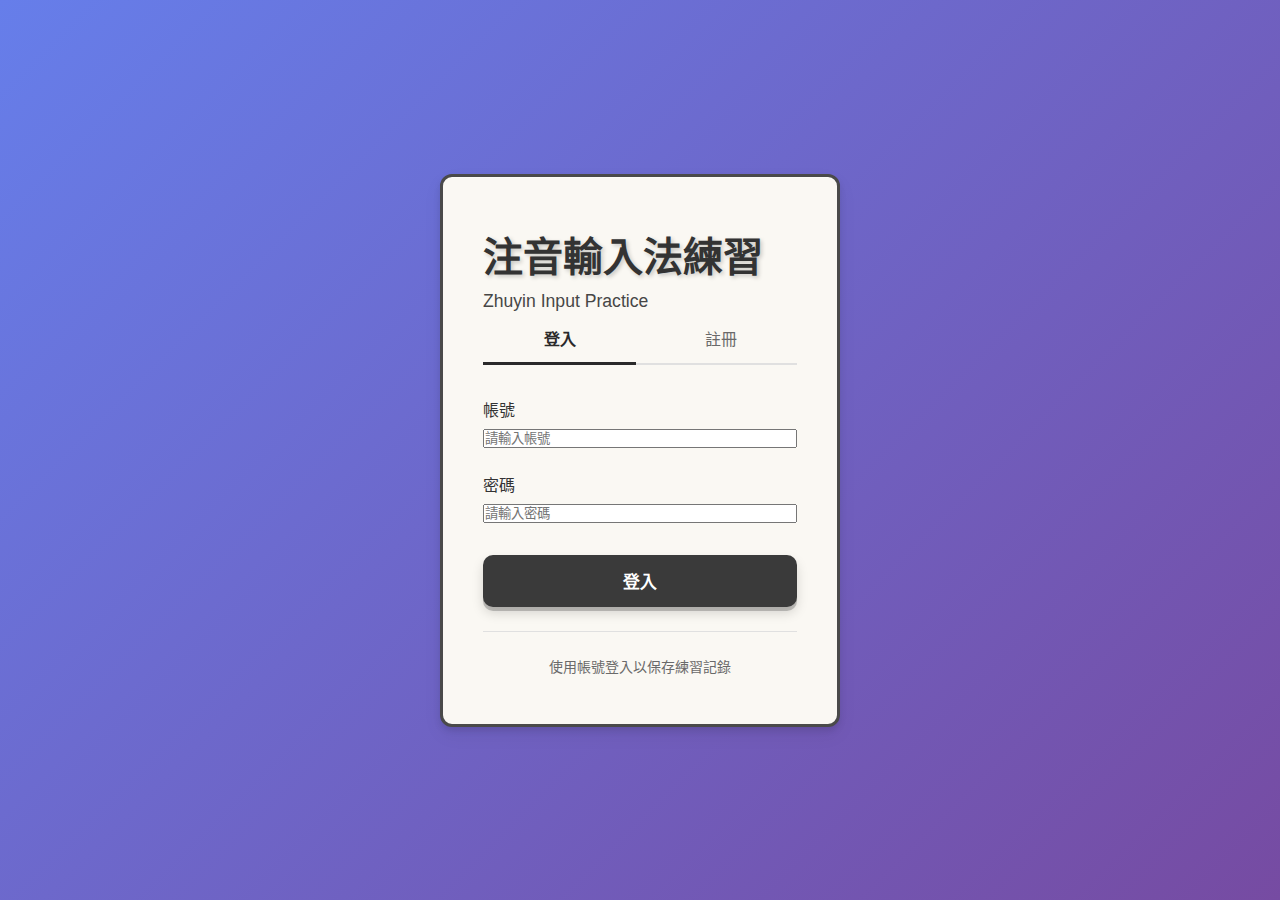
<file: frontend/index.html>
<!DOCTYPE html>
<html lang="zh-TW">
<head>
    <meta charset="UTF-8">
    <meta name="viewport" content="width=device-width, initial-scale=1.0">
    <title>注音輸入法練習</title>
    <link rel="stylesheet" href="styles/main.css">
    <link rel="stylesheet" href="styles/keyboard.css">
    <link rel="stylesheet" href="styles/practice.css">
</head>
<body>
    <div class="container">
        <header>
            <h1>注音輸入法練習</h1>
            <p class="subtitle">看中文字，用注音打出來</p>
            <button id="logout-btn" style="position: absolute; top: 20px; right: 20px; padding: 8px 16px; border: 2px solid #666; background: white; border-radius: 6px; cursor: pointer; font-size: 14px;">登出</button>
        </header>

        <main>
            <!-- Practice Display Area -->
            <div id="practice-area">
                <div class="practice-label">請輸入這個字的注音：</div>
                <div id="practice-word" class="practice-word">載入中...</div>
                <div id="target-zhuyin" class="target-zhuyin"></div>
            </div>

            <!-- Virtual Keyboard -->
            <div id="keyboard"></div>
        </main>

        <footer>
            <p class="hint">提示：按下鍵盤上的按鍵來輸入注音符號</p>
            <p class="browser-requirement">需要 Chrome 61+、Firefox 60+ 或 Safari 11+ 瀏覽器</p>
        </footer>
    </div>

    <script type="module" src="js/main.js"></script>
</body>
</html>
</file>
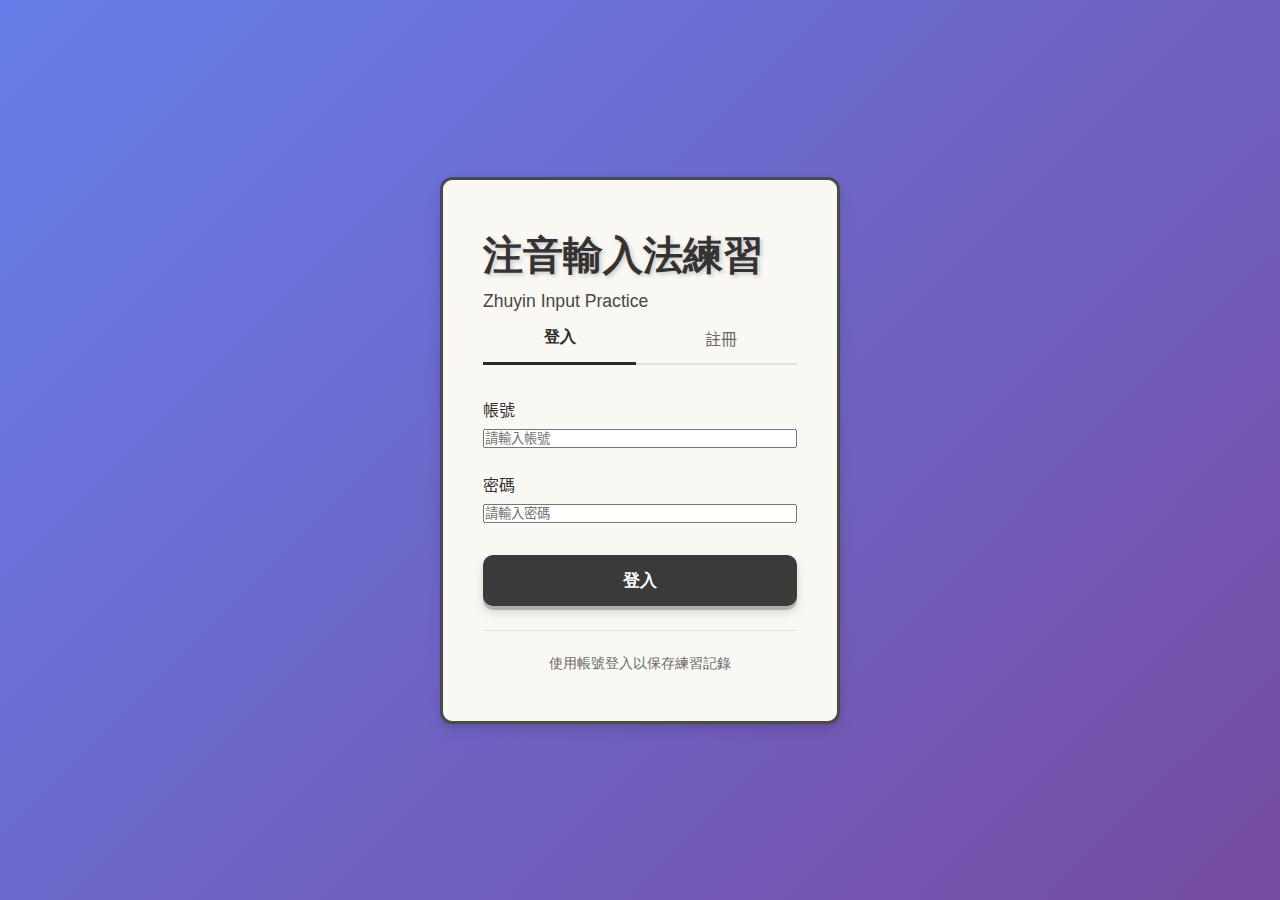
<file: frontend/index-redesign.html>
<!DOCTYPE html>
<html lang="zh-Hant">
<head>
    <meta charset="UTF-8">
    <meta name="viewport" content="width=device-width, initial-scale=1.0">
    <title>注音輸入練習 - 筆墨童趣版</title>

    <!-- Preconnect to Google Fonts for faster loading -->
    <link rel="preconnect" href="https://fonts.googleapis.com">
    <link rel="preconnect" href="https://fonts.gstatic.com" crossorigin>

    <!-- Load Noto Serif TC and Noto Sans TC fonts -->
    <link href="https://fonts.googleapis.com/css2?family=Noto+Serif+TC:wght@400;700;900&family=Noto+Sans+TC:wght@400;500;700&display=swap" rel="stylesheet">

    <!-- CSS Stylesheets -->
    <link rel="stylesheet" href="styles/redesign.css">
    <link rel="stylesheet" href="styles/animations.css">
    <link rel="stylesheet" href="styles/particles.css">
    <link rel="stylesheet" href="styles/keyboard-redesign.css">
</head>
<body>
    <!-- Canvas for particle effects -->
    <canvas id="particles-canvas"></canvas>

    <!-- Decorative ink background -->
    <div class="ink-bg">
        <div class="stroke stroke-1"></div>
        <div class="stroke stroke-2"></div>
        <div class="stroke stroke-3"></div>
    </div>

    <!-- Practice Screen -->
    <div id="practice-screen">
        <div class="container">
            <!-- Header with decorative elements -->
            <header class="header">
            <div class="header-decoration header-decoration--top"></div>
            <h1 class="title">
                <span class="title-char" style="--char-index: 0">注</span>
                <span class="title-char" style="--char-index: 1">音</span>
                <span class="title-char" style="--char-index: 2">輸</span>
                <span class="title-char" style="--char-index: 3">入</span>
                <span class="title-char" style="--char-index: 4">練</span>
                <span class="title-char" style="--char-index: 5">習</span>
            </h1>
            <div class="header-decoration header-decoration--bottom"></div>
            <button id="logout-button" class="logout-button">登出</button>
        </header>

        <!-- Practice Area -->
        <section class="practice-area">
            <div class="ink-splash ink-splash--left"></div>
            <div class="practice-card">
                <div id="practice-character" class="practice-character">載入中...</div>
                <div id="zhuyin-display" class="zhuyin-display"></div>

                <!-- Progress Bar -->
                <div class="progress-bar">
                    <div class="progress-fill" id="progress-fill">
                        <div class="progress-ink"></div>
                    </div>
                </div>
            </div>
            <div class="ink-splash ink-splash--right"></div>
        </section>

        <!-- Keyboard Area -->
        <section class="keyboard-area">
            <p class="keyboard-hint">
                使用 QWERTY 鍵盤輸入注音符號。正確輸入會有墨滴飛濺，完成整字會有煙火慶祝！
            </p>
            <div id="keyboard" class="keyboard"></div>
        </section>

            <!-- Footer -->
            <footer class="footer">
                <p class="footer-text">用心練習，字字生花</p>
            </footer>
        </div>
    </div>

    <!-- JavaScript Modules -->
    <script type="module" src="js/main-redesign.js"></script>
</body>
</html>
</file>
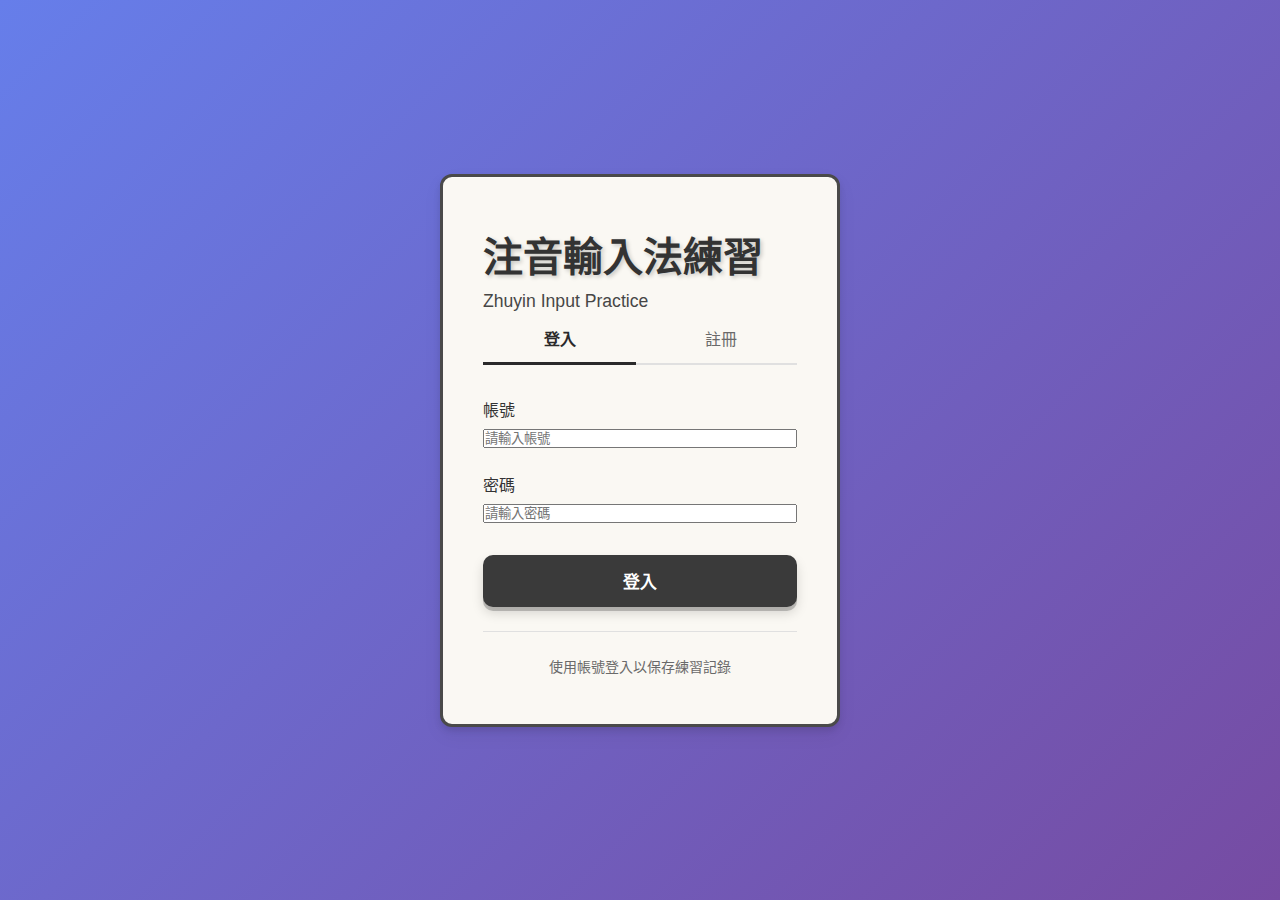
<file: frontend/login.html>
<!DOCTYPE html>
<html lang="zh-TW">
<head>
    <meta charset="UTF-8">
    <meta name="viewport" content="width=device-width, initial-scale=1.0">
    <title>登入 - 注音輸入法練習</title>
    <link rel="stylesheet" href="styles/main.css">
    <link rel="stylesheet" href="styles/login.css">
</head>
<body>
    <div class="login-container">
        <div class="login-card">
            <h1>注音輸入法練習</h1>
            <p class="subtitle">Zhuyin Input Practice</p>

            <!-- Tab Navigation -->
            <div class="tab-nav">
                <button class="tab-btn active" data-tab="login">登入</button>
                <button class="tab-btn" data-tab="register">註冊</button>
            </div>

            <!-- Login Form -->
            <form id="login-form" class="auth-form active">
                <div class="form-group">
                    <label for="login-username">帳號</label>
                    <input
                        type="text"
                        id="login-username"
                        name="username"
                        placeholder="請輸入帳號"
                        autocomplete="username"
                        required
                    >
                </div>

                <div class="form-group">
                    <label for="login-password">密碼</label>
                    <input
                        type="password"
                        id="login-password"
                        name="password"
                        placeholder="請輸入密碼"
                        autocomplete="current-password"
                        required
                    >
                </div>

                <div class="error-message" id="login-error"></div>

                <button type="submit" class="btn btn-primary">登入</button>
            </form>

            <!-- Register Form -->
            <form id="register-form" class="auth-form">
                <div class="form-group">
                    <label for="register-username">帳號</label>
                    <input
                        type="text"
                        id="register-username"
                        name="username"
                        placeholder="請輸入帳號"
                        autocomplete="username"
                        required
                        minlength="3"
                    >
                    <small>至少 3 個字元</small>
                </div>

                <div class="form-group">
                    <label for="register-password">密碼</label>
                    <input
                        type="password"
                        id="register-password"
                        name="password"
                        placeholder="請輸入密碼"
                        autocomplete="new-password"
                        required
                        minlength="6"
                    >
                    <small>至少 6 個字元</small>
                </div>

                <div class="form-group">
                    <label for="register-password-confirm">確認密碼</label>
                    <input
                        type="password"
                        id="register-password-confirm"
                        name="password-confirm"
                        placeholder="請再次輸入密碼"
                        autocomplete="new-password"
                        required
                    >
                </div>

                <div class="error-message" id="register-error"></div>
                <div class="success-message" id="register-success"></div>

                <button type="submit" class="btn btn-primary">註冊</button>
            </form>

            <div class="help-text">
                <p>使用帳號登入以保存練習記錄</p>
            </div>
        </div>
    </div>

    <script type="module">
        import * as auth from './js/modules/auth-backend.js';

        // Check if already logged in
        if (auth.isAuthenticated()) {
            console.log('Already logged in, redirecting to practice page');
            window.location.href = './index.html';
        }

        // Tab switching
        const tabBtns = document.querySelectorAll('.tab-btn');
        const loginForm = document.getElementById('login-form');
        const registerForm = document.getElementById('register-form');

        tabBtns.forEach(btn => {
            btn.addEventListener('click', () => {
                const tab = btn.dataset.tab;

                // Update active tab button
                tabBtns.forEach(b => b.classList.remove('active'));
                btn.classList.add('active');

                // Show/hide forms
                if (tab === 'login') {
                    loginForm.classList.add('active');
                    registerForm.classList.remove('active');
                    clearErrors();
                } else {
                    loginForm.classList.remove('active');
                    registerForm.classList.add('active');
                    clearErrors();
                }
            });
        });

        // Clear error/success messages
        function clearErrors() {
            document.querySelectorAll('.error-message, .success-message').forEach(el => {
                el.textContent = '';
                el.style.display = 'none';
            });
        }

        // Show error message
        function showError(elementId, message) {
            const el = document.getElementById(elementId);
            el.textContent = message;
            el.style.display = 'block';
        }

        // Show success message
        function showSuccess(elementId, message) {
            const el = document.getElementById(elementId);
            el.textContent = message;
            el.style.display = 'block';
        }

        // Login form submission
        loginForm.addEventListener('submit', async (e) => {
            e.preventDefault();
            clearErrors();

            const username = document.getElementById('login-username').value.trim();
            const password = document.getElementById('login-password').value;

            if (!username || !password) {
                showError('login-error', '請填寫帳號和密碼');
                return;
            }

            // Disable submit button during request
            const submitBtn = loginForm.querySelector('button[type="submit"]');
            submitBtn.disabled = true;
            submitBtn.textContent = '登入中...';

            try {
                const result = await auth.login(username, password);

                if (result.success) {
                    console.log('Login successful, redirecting...');
                    window.location.href = './index.html';
                } else {
                    showError('login-error', result.error || '登入失敗，請檢查帳號密碼');
                }
            } catch (error) {
                console.error('Login error:', error);
                showError('login-error', '發生錯誤，請稍後再試');
            } finally {
                submitBtn.disabled = false;
                submitBtn.textContent = '登入';
            }
        });

        // Register form submission
        registerForm.addEventListener('submit', async (e) => {
            e.preventDefault();
            clearErrors();

            const username = document.getElementById('register-username').value.trim();
            const password = document.getElementById('register-password').value;
            const passwordConfirm = document.getElementById('register-password-confirm').value;

            // Validation
            if (!username || !password || !passwordConfirm) {
                showError('register-error', '請填寫所有欄位');
                return;
            }

            if (username.length < 3) {
                showError('register-error', '帳號至少需要 3 個字元');
                return;
            }

            if (password.length < 6) {
                showError('register-error', '密碼至少需要 6 個字元');
                return;
            }

            if (password !== passwordConfirm) {
                showError('register-error', '兩次輸入的密碼不一致');
                return;
            }

            // Disable submit button during request
            const submitBtn = registerForm.querySelector('button[type="submit"]');
            submitBtn.disabled = true;
            submitBtn.textContent = '註冊中...';

            try {
                const result = await auth.register(username, password);

                if (result.success) {
                    showSuccess('register-success', '註冊成功！請登入');
                    // Clear form
                    registerForm.reset();
                    // Switch to login tab after 1.5s
                    setTimeout(() => {
                        document.querySelector('.tab-btn[data-tab="login"]').click();
                    }, 1500);
                } else {
                    showError('register-error', result.error || '註冊失敗');
                }
            } catch (error) {
                console.error('Registration error:', error);
                showError('register-error', '發生錯誤，請稍後再試');
            } finally {
                submitBtn.disabled = false;
                submitBtn.textContent = '註冊';
            }
        });
    </script>
</body>
</html>
</file>
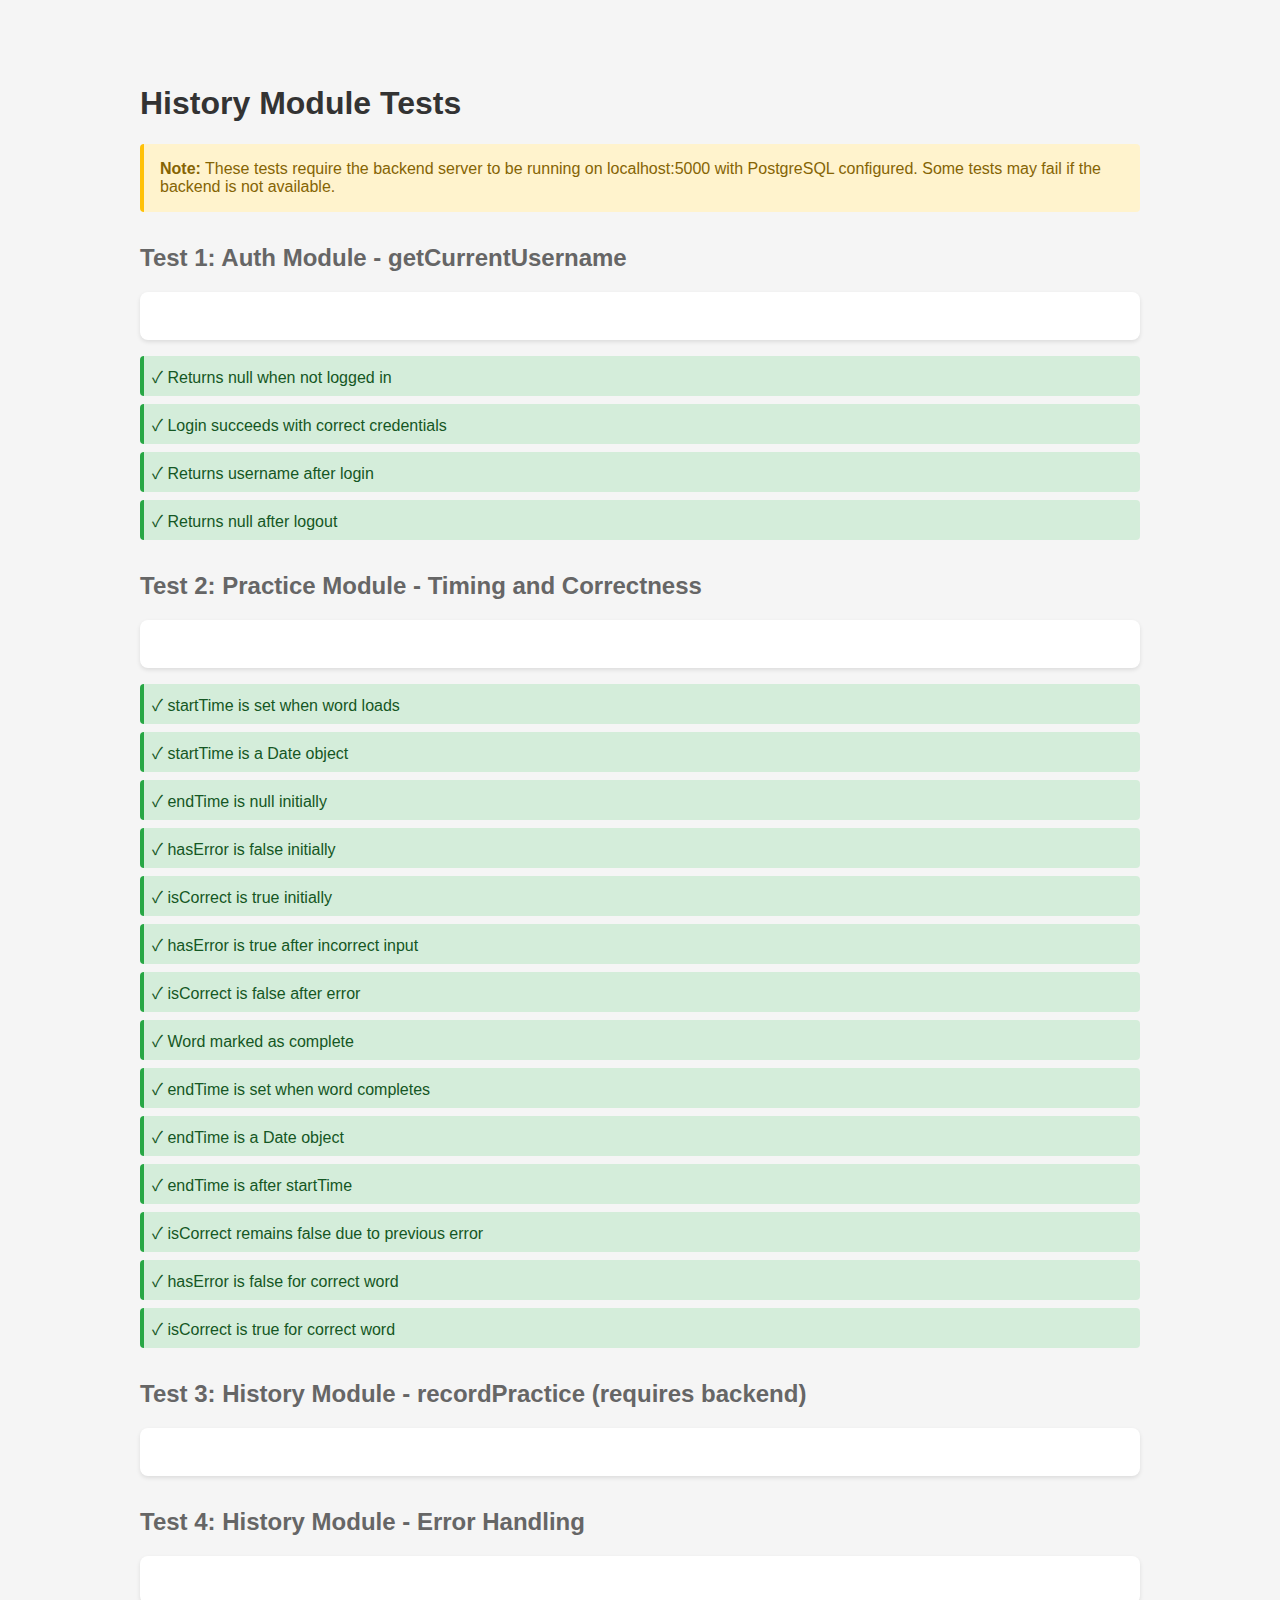
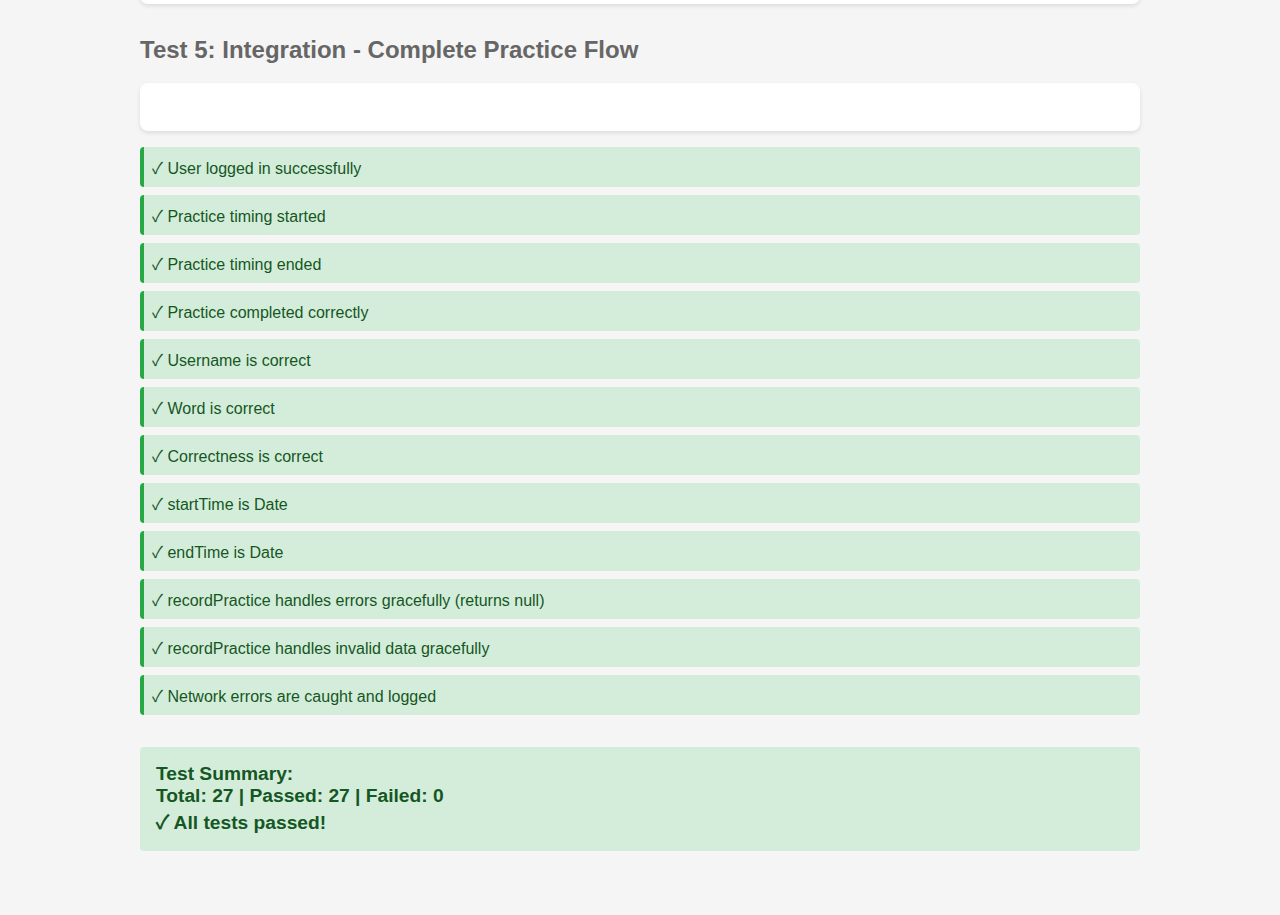
<file: tests/frontend/test-history.html>
<!DOCTYPE html>
<html lang="zh-TW">
<head>
    <meta charset="UTF-8">
    <meta name="viewport" content="width=device-width, initial-scale=1.0">
    <title>History Module Tests - Zhuyin Practice</title>
    <style>
        body {
            font-family: -apple-system, BlinkMacSystemFont, 'Segoe UI', sans-serif;
            max-width: 1000px;
            margin: 2rem auto;
            padding: 2rem;
            background: #f5f5f5;
        }
        h1 { color: #333; }
        h2 { color: #666; margin-top: 2rem; }
        .test-suite {
            background: white;
            padding: 1.5rem;
            margin: 1rem 0;
            border-radius: 8px;
            box-shadow: 0 2px 4px rgba(0,0,0,0.1);
        }
        .test-result {
            padding: 0.5rem;
            margin: 0.5rem 0;
            border-radius: 4px;
        }
        .pass {
            background: #d4edda;
            color: #155724;
            border-left: 4px solid #28a745;
        }
        .fail {
            background: #f8d7da;
            color: #721c24;
            border-left: 4px solid #dc3545;
        }
        .summary {
            font-size: 1.2rem;
            font-weight: bold;
            margin-top: 2rem;
            padding: 1rem;
            background: #e9ecef;
            border-radius: 4px;
        }
        .note {
            background: #fff3cd;
            color: #856404;
            padding: 1rem;
            margin: 1rem 0;
            border-radius: 4px;
            border-left: 4px solid #ffc107;
        }
    </style>
</head>
<body>
    <h1>History Module Tests</h1>
    <div class="note">
        <strong>Note:</strong> These tests require the backend server to be running on localhost:5000 with PostgreSQL configured.
        Some tests may fail if the backend is not available.
    </div>
    
    <div id="test-results"></div>
    <div id="summary" class="summary"></div>

    <script type="module">
        import { recordPractice, getHistory, getStats } from '../../frontend/js/modules/history.js';
        import { getCurrentUsername, login, logout } from '../../frontend/js/modules/auth.js';
        import * as practice from '../../frontend/js/modules/practice.js';

        const results = [];
        const resultsContainer = document.getElementById('test-results');

        function assert(condition, testName) {
            const passed = Boolean(condition);
            results.push({ name: testName, passed });
            
            const div = document.createElement('div');
            div.className = `test-result ${passed ? 'pass' : 'fail'}`;
            div.textContent = `${passed ? '✓' : '✗'} ${testName}`;
            resultsContainer.appendChild(div);
            
            if (!passed) {
                console.error('Test failed:', testName);
            }
        }

        function testSuite(name, tests) {
            const suite = document.createElement('div');
            suite.className = 'test-suite';
            const title = document.createElement('h2');
            title.textContent = name;
            resultsContainer.appendChild(title);
            resultsContainer.appendChild(suite);
            
            tests();
        }

        // Test Suite 1: Auth module - getCurrentUsername
        testSuite('Test 1: Auth Module - getCurrentUsername', () => {
            // Clear auth state
            logout();
            
            // Test when not logged in
            let username = getCurrentUsername();
            assert(username === null, 'Returns null when not logged in');
            
            // Test after login
            const loginSuccess = login('user', '1234');
            assert(loginSuccess === true, 'Login succeeds with correct credentials');
            
            username = getCurrentUsername();
            assert(username === 'user', 'Returns username after login');
            
            // Test after logout
            logout();
            username = getCurrentUsername();
            assert(username === null, 'Returns null after logout');
        });

        // Test Suite 2: Practice module - timing and correctness tracking
        testSuite('Test 2: Practice Module - Timing and Correctness', () => {
            const testWord = {
                word: '你',
                zhuyin: ['ㄋ', 'ㄧ', 'ˇ'],
                keys: ['s', 'u', '3']
            };
            
            // Load word and check timing starts
            practice.loadWord(testWord);
            let state = practice.getState();
            
            assert(state.startTime !== null, 'startTime is set when word loads');
            assert(state.startTime instanceof Date, 'startTime is a Date object');
            assert(state.endTime === null, 'endTime is null initially');
            assert(state.hasError === false, 'hasError is false initially');
            assert(state.isCorrect === true, 'isCorrect is true initially');
            
            // Simulate incorrect input
            practice.checkInput('a'); // Wrong key
            state = practice.getState();
            assert(state.hasError === true, 'hasError is true after incorrect input');
            assert(state.isCorrect === false, 'isCorrect is false after error');
            
            // Complete the word (even with previous error)
            practice.checkInput('s');
            practice.checkInput('u');
            const result = practice.checkInput('3');
            
            state = practice.getState();
            assert(result.complete === true, 'Word marked as complete');
            assert(state.endTime !== null, 'endTime is set when word completes');
            assert(state.endTime instanceof Date, 'endTime is a Date object');
            assert(state.endTime > state.startTime, 'endTime is after startTime');
            assert(state.isCorrect === false, 'isCorrect remains false due to previous error');
            
            // Test correct word (no errors)
            practice.loadWord(testWord);
            practice.checkInput('s');
            practice.checkInput('u');
            practice.checkInput('3');
            
            state = practice.getState();
            assert(state.hasError === false, 'hasError is false for correct word');
            assert(state.isCorrect === true, 'isCorrect is true for correct word');
        });

        // Test Suite 3: History module - recordPractice
        testSuite('Test 3: History Module - recordPractice (requires backend)', async () => {
            // Note: This test requires backend to be running
            const testData = {
                username: 'test_frontend_user',
                word: '測',
                isCorrect: true,
                startTime: new Date(Date.now() - 2000),
                endTime: new Date()
            };
            
            try {
                const result = await recordPractice(testData);
                // If backend is running and working
                if (result !== null) {
                    assert(result.success === true, 'recordPractice returns success');
                    assert(typeof result.record_id === 'number', 'record_id is a number');
                } else {
                    // Backend not available or error occurred
                    assert(true, 'recordPractice handles errors gracefully (returns null)');
                }
            } catch (error) {
                assert(false, 'recordPractice should not throw errors');
            }
        });

        // Test Suite 4: History module - error handling
        testSuite('Test 4: History Module - Error Handling', async () => {
            // Test with invalid data (missing fields)
            const invalidData = {
                username: 'test',
                // missing other fields
            };
            
            try {
                const result = await recordPractice(invalidData);
                // Should return null or handle error gracefully
                assert(result === null || result.success === false, 
                       'recordPractice handles invalid data gracefully');
            } catch (error) {
                assert(false, 'recordPractice should not throw on invalid data');
            }
            
            // Test with invalid API URL (simulated network error)
            // The function should catch and log the error without throwing
            assert(true, 'Network errors are caught and logged');
        });

        // Test Suite 5: Integration - Full flow
        testSuite('Test 5: Integration - Complete Practice Flow', () => {
            // 1. Login
            logout();
            login('user', '1234');
            const username = getCurrentUsername();
            assert(username === 'user', 'User logged in successfully');
            
            // 2. Start practice
            const testWord = {
                word: '好',
                zhuyin: ['ㄏ', 'ㄠ', 'ˇ'],
                keys: ['c', 'l', '3']
            };
            
            practice.loadWord(testWord);
            let state = practice.getState();
            assert(state.startTime !== null, 'Practice timing started');
            
            // 3. Complete word correctly
            practice.checkInput('c');
            practice.checkInput('l');
            practice.checkInput('3');
            
            state = practice.getState();
            assert(state.endTime !== null, 'Practice timing ended');
            assert(state.isCorrect === true, 'Practice completed correctly');
            
            // 4. Data ready for recording
            const recordData = {
                username: username,
                word: state.word,
                isCorrect: state.isCorrect,
                startTime: state.startTime,
                endTime: state.endTime
            };
            
            assert(recordData.username === 'user', 'Username is correct');
            assert(recordData.word === '好', 'Word is correct');
            assert(recordData.isCorrect === true, 'Correctness is correct');
            assert(recordData.startTime instanceof Date, 'startTime is Date');
            assert(recordData.endTime instanceof Date, 'endTime is Date');
        });

        // Show summary
        const passed = results.filter(r => r.passed).length;
        const failed = results.filter(r => !r.passed).length;
        const total = results.length;
        
        const summary = document.getElementById('summary');
        summary.innerHTML = `
            <strong>Test Summary:</strong><br>
            Total: ${total} | Passed: ${passed} | Failed: ${failed}<br>
            ${failed === 0 ? '✓ All tests passed!' : `✗ ${failed} test(s) failed`}
        `;
        summary.style.color = failed === 0 ? '#155724' : '#721c24';
        summary.style.background = failed === 0 ? '#d4edda' : '#f8d7da';
    </script>
</body>
</html>
</file>
<file: frontend/styles/main.css>
/* Main Styles */

* {
  margin: 0;
  padding: 0;
  box-sizing: border-box;
}

body {
  font-family: -apple-system, BlinkMacSystemFont, 'Segoe UI', 'Microsoft JhengHei', sans-serif;
  background: linear-gradient(135deg, #667eea 0%, #764ba2 100%);
  min-height: 100vh;
  display: flex;
  align-items: center;
  justify-content: center;
  color: #333;
}

.container {
  width: 100%;
  max-width: 1000px;
  padding: 2rem;
}

header {
  text-align: center;
  color: white;
  margin-bottom: 2rem;
}

h1 {
  font-size: 2.5rem;
  margin-bottom: 0.5rem;
  text-shadow: 2px 2px 4px rgba(0, 0, 0, 0.2);
}

.subtitle {
  font-size: 1.1rem;
  opacity: 0.9;
}

main {
  background: white;
  border-radius: 12px;
  padding: 2rem;
  box-shadow: 0 8px 32px rgba(0, 0, 0, 0.1);
}

footer {
  text-align: center;
  color: white;
  margin-top: 1.5rem;
  font-size: 0.9rem;
}

.hint {
  margin-bottom: 0.5rem;
  opacity: 0.9;
}

.browser-requirement {
  opacity: 0.7;
  font-size: 0.8rem;
}
</file>
<file: frontend/styles/keyboard.css>
/**
 * Keyboard Redesign Styles - Dark Theme
 * Modern keyboard styling with dark colors and high contrast
 */

.keyboard {
    display: flex;
    flex-direction: column;
    gap: var(--space-1);
    padding: var(--space-3);
    background: var(--color-bg-secondary);
    border-radius: 16px;
    box-shadow: 0 4px 16px rgba(0, 0, 0, 0.4);
}

.keyboard-row {
    display: flex;
    justify-content: center;
    gap: var(--space-1);
}

/* ========================================
   Key Styling
   ======================================== */

.key {
    /* Base dimensions */
    min-width: 50px;
    height: 50px;
    padding: var(--space-1);

    /* Dark theme appearance */
    background: var(--color-bg-elevated);
    border: 1px solid #333;
    border-radius: 8px;

    /* Depth effect */
    box-shadow: 0 2px 4px rgba(0, 0, 0, 0.3);

    /* Typography */
    display: flex;
    flex-direction: column;
    align-items: center;
    justify-content: center;
    gap: 2px;

    font-family: var(--font-sans);
    cursor: pointer;
    user-select: none;

    /* Smooth transitions */
    transition: all var(--duration-fast) ease-out;
    will-change: transform, box-shadow;
}

/* Hover state */
.key:hover {
    transform: translateY(-2px) scale(1.02);
    background: #333;
    box-shadow: 0 4px 8px rgba(0, 0, 0, 0.4);
    border-color: #444;
}

/* Active/Press state */
.key:active {
    transform: translateY(0) scale(0.98);
    box-shadow: 0 1px 2px rgba(0, 0, 0, 0.3);
}

/* ========================================
   Highlighted State (Cyan Glow)
   ======================================== */

.key.highlighted {
    background: var(--color-accent-primary);
    border-color: var(--color-accent-primary);
    color: #000000;

    /* Cyan glow effect */
    box-shadow: 0 0 20px rgba(0, 217, 255, 0.5),
                0 4px 8px rgba(0, 217, 255, 0.3);

    transform: scale(1.05);
}

.key.highlighted .zhuyin,
.key.highlighted .letter {
    color: #000000;
    text-shadow: none;
}

/* ========================================
   Key Content Styling
   ======================================== */

.zhuyin {
    font-size: 1.25rem;
    font-weight: 700;
    color: var(--color-text-primary);
    line-height: 1;
}

.letter {
    font-size: 0.7rem;
    color: var(--color-text-secondary);
    text-transform: uppercase;
    letter-spacing: 0.05em;
}

/* ========================================
   Spacebar Special Styling
   ======================================== */

.key.spacebar {
    width: 300px;
    flex-grow: 0;
    margin: 0 auto;
}

.key.spacebar .zhuyin {
    font-size: 1rem;
}

.key.spacebar .letter {
    font-size: 0.8rem;
}

/* ========================================
   Responsive Design
   ======================================== */

@media (max-width: 768px) {
    .keyboard {
        padding: var(--space-2);
    }

    .key {
        min-width: 40px;
        height: 40px;
        padding: 6px;
        border-radius: 6px;
    }

    .zhuyin {
        font-size: 1rem;
    }

    .letter {
        font-size: 0.6rem;
    }

    .key.spacebar {
        width: 200px;
    }
}

@media (max-width: 480px) {
    .keyboard-row {
        gap: 4px;
    }

    .key {
        min-width: 32px;
        height: 32px;
        padding: 4px;
    }

    .zhuyin {
        font-size: 0.85rem;
    }

    .letter {
        font-size: 0.5rem;
    }

    .key.spacebar {
        width: 180px;
    }
}

/* ========================================
   Focus State for Keyboard Navigation
   ======================================== */

.key:focus-visible {
    outline: 2px solid var(--color-accent-primary);
    outline-offset: 2px;
}
</file>
<file: frontend/styles/practice.css>
/* Practice Area Styles */

#practice-area {
  text-align: center;
  padding: 3rem 0;
  margin-bottom: 2rem;
  background: linear-gradient(to bottom, #f8f9fa, #ffffff);
  border-radius: 8px;
}

.practice-label {
  font-size: 1rem;
  color: #666;
  margin-bottom: 1rem;
}

.practice-word {
  font-size: 6rem;
  font-weight: bold;
  color: #2c3e50;
  margin: 1rem 0;
  min-height: 6rem;
  display: flex;
  align-items: center;
  justify-content: center;
  text-shadow: 2px 2px 4px rgba(0, 0, 0, 0.05);
}

.target-zhuyin {
  font-size: 1.5rem;
  color: #7f8c8d;
  font-weight: 500;
  letter-spacing: 2px;
  min-height: 2rem;
}
</file>
<file: frontend/styles/redesign.css>
/**
 * Redesigned Zhuyin Practice App - Main Stylesheet
 * Theme: Calligraphy and Ink (筆墨童趣美學)
 */

/* ========================================
   CSS Custom Properties (Theme System)
   ======================================== */

:root {
    /* Color Palette - Calligraphy Theme */
    --color-ink-dark: #1a1a1a;         /* 墨色 - Main text */
    --color-ink-medium: #4a5568;       /* 中墨 - Secondary text */
    --color-rust: #d97706;             /* 赭石 - Warm accent */
    --color-vermillion: #dc2626;       /* 朱砂 - Vibrant accent */
    --color-jade: #059669;             /* 墨綠 - Success/highlight */
    --color-cream: #fffbeb;            /* 奶油白 - Background */

    /* Typography System */
    --font-serif: 'Noto Serif TC', 'Microsoft JhengHei', '微軟正黑體', serif;
    --font-sans: 'Noto Sans TC', -apple-system, BlinkMacSystemFont, 'Segoe UI', 'Microsoft JhengHei', sans-serif;

    /* Spacing System (8px baseline) */
    --space-1: 0.5rem;   /* 8px */
    --space-2: 1rem;     /* 16px */
    --space-3: 1.5rem;   /* 24px */
    --space-4: 2rem;     /* 32px */
    --space-5: 3rem;     /* 48px */

    /* Animation Duration */
    --duration-fast: 0.2s;
    --duration-normal: 0.4s;
    --duration-slow: 0.8s;

    /* Shadow Depths (warm-toned) */
    --shadow-sm: 0 2px 4px rgba(217, 119, 6, 0.1);
    --shadow-md: 0 4px 8px rgba(217, 119, 6, 0.15);
    --shadow-lg: 0 8px 16px rgba(217, 119, 6, 0.2);
    --shadow-xl: 0 12px 24px rgba(217, 119, 6, 0.25);
}

/* ========================================
   Global Styles
   ======================================== */

* {
    margin: 0;
    padding: 0;
    box-sizing: border-box;
}

body {
    font-family: var(--font-sans);
    background: linear-gradient(
        135deg,
        var(--color-cream) 0%,
        #fff5dc 100%
    );
    color: var(--color-ink-dark);
    min-height: 100vh;
    line-height: 1.6;
    overflow-x: hidden;
    position: relative;
}

/* ========================================
   Decorative Ink Background
   ======================================== */

.ink-bg {
    position: fixed;
    top: 0;
    left: 0;
    width: 100%;
    height: 100%;
    pointer-events: none;
    z-index: 0;
    opacity: 0.08;
}

.stroke {
    position: absolute;
    background: linear-gradient(
        45deg,
        var(--color-rust),
        var(--color-vermillion),
        var(--color-jade)
    );
    opacity: 0.15;
    border-radius: 50%;
    filter: blur(60px);
}

.stroke-1 {
    top: 10%;
    left: -5%;
    width: 400px;
    height: 400px;
}

.stroke-2 {
    top: 50%;
    right: -10%;
    width: 500px;
    height: 500px;
}

.stroke-3 {
    bottom: 5%;
    left: 30%;
    width: 300px;
    height: 300px;
}

/* ========================================
   Main Container
   ======================================== */

.container {
    position: relative;
    z-index: 1;
    max-width: 1200px;
    margin: 0 auto;
    padding: var(--space-4) var(--space-2);
}

/* ========================================
   Header
   ======================================== */

.header {
    text-align: center;
    margin-bottom: var(--space-5);
    position: relative;
}

.header-decoration {
    width: 150px;
    height: 4px;
    margin: 0 auto;
    background: linear-gradient(
        90deg,
        transparent,
        var(--color-rust),
        var(--color-vermillion),
        transparent
    );
    border-radius: 2px;
}

.header-decoration--top {
    margin-bottom: var(--space-3);
}

.header-decoration--bottom {
    margin-top: var(--space-3);
}

.title {
    font-family: var(--font-serif);
    font-size: clamp(2rem, 5vw, 3.5rem);
    font-weight: 900;
    color: var(--color-ink-dark);
    letter-spacing: 0.1em;
    display: flex;
    justify-content: center;
    gap: 0.1em;
}

.title-char {
    display: inline-block;
    /* Animation will be applied via animations.css */
}

/* ========================================
   Practice Area
   ======================================== */

.practice-area {
    position: relative;
    margin-bottom: var(--space-4);
}

.ink-splash {
    position: absolute;
    width: 100px;
    height: 100px;
    background: radial-gradient(
        circle,
        rgba(26, 26, 26, 0.05) 0%,
        transparent 70%
    );
    border-radius: 50%;
    pointer-events: none;
}

.ink-splash--left {
    top: -20px;
    left: -50px;
}

.ink-splash--right {
    bottom: -20px;
    right: -50px;
}

.practice-card {
    background: rgba(255, 255, 255, 0.9);
    border-radius: 20px;
    padding: var(--space-5) var(--space-4);
    box-shadow: var(--shadow-lg);
    border: 2px solid rgba(217, 119, 6, 0.1);
    text-align: center;
}

.practice-character {
    font-family: var(--font-serif);
    font-size: clamp(4rem, 10vw, 8rem);
    font-weight: 700;
    color: var(--color-ink-dark);
    margin-bottom: var(--space-3);
    text-shadow: 2px 2px 4px rgba(0, 0, 0, 0.1);
}

.zhuyin-display {
    font-size: 1.5rem;
    color: var(--color-ink-medium);
    letter-spacing: 0.5em;
    margin-bottom: var(--space-3);
    min-height: 2rem;
}

/* Progress Bar */
.progress-bar {
    width: 100%;
    height: 12px;
    background: rgba(74, 85, 104, 0.1);
    border-radius: 6px;
    overflow: hidden;
    position: relative;
}

.progress-fill {
    height: 100%;
    width: 0%;
    background: linear-gradient(
        90deg,
        var(--color-jade),
        var(--color-rust)
    );
    border-radius: 6px;
    transition: width var(--duration-normal) ease-out;
    position: relative;
}

.progress-ink {
    position: absolute;
    top: 0;
    left: 0;
    width: 100%;
    height: 100%;
    background: linear-gradient(
        90deg,
        transparent,
        rgba(255, 255, 255, 0.3),
        transparent
    );
    animation: ink-shimmer 2s ease-in-out infinite;
}

@keyframes ink-shimmer {
    0%, 100% {
        transform: translateX(-100%);
    }
    50% {
        transform: translateX(100%);
    }
}

/* ========================================
   Keyboard Area
   ======================================== */

.keyboard-area {
    margin-bottom: var(--space-4);
}

.keyboard-hint {
    text-align: center;
    color: var(--color-ink-medium);
    font-size: 0.95rem;
    margin-bottom: var(--space-3);
    line-height: 1.5;
}

/* Keyboard styles will be in keyboard-redesign.css */

/* ========================================
   Footer
   ======================================== */

.footer {
    text-align: center;
    padding: var(--space-4) 0;
    margin-top: var(--space-5);
}

.footer-text {
    font-family: var(--font-serif);
    font-size: 1.2rem;
    color: var(--color-rust);
    font-style: italic;
    letter-spacing: 0.1em;
}

/* ========================================
   Responsive Design
   ======================================== */

@media (max-width: 768px) {
    .container {
        padding: var(--space-2) var(--space-1);
    }

    .practice-card {
        padding: var(--space-4) var(--space-2);
    }

    .ink-splash {
        display: none;
    }
}
</file>
<file: frontend/styles/animations.css>
/**
 * Animation Styles for Redesigned Zhuyin Practice App
 * All animations use GPU-accelerated properties (transform, opacity)
 */

/* ========================================
   Keyframe Animations
   ======================================== */

/* Fade In Up Animation - Used for page load elements */
@keyframes fade-in-up {
    from {
        opacity: 0;
        transform: translateY(20px);
    }
    to {
        opacity: 1;
        transform: translateY(0);
    }
}

/* Brush Stroke Animation - Used for calligraphy elements */
@keyframes brush-stroke {
    from {
        stroke-dashoffset: 1000;
        opacity: 0;
    }
    to {
        stroke-dashoffset: 0;
        opacity: 1;
    }
}

/* Stamp Press Animation - Used for keyboard keys */
@keyframes stamp-press {
    0% {
        transform: scale(1);
    }
    50% {
        transform: scale(1.05);
    }
    100% {
        transform: scale(1);
    }
}

/* Ink Spread Animation - Used for progress bar and effects */
@keyframes ink-spread {
    from {
        transform: scale(0.8);
        opacity: 0;
    }
    to {
        transform: scale(1);
        opacity: 1;
    }
}

/* ========================================
   Title Character Stagger Animation
   ======================================== */

.title-char {
    animation: fade-in-up 0.6s ease-out backwards;
    animation-delay: calc(var(--char-index) * 0.1s);
    will-change: transform, opacity;
}

/* ========================================
   Practice Character Animations
   ======================================== */

.practice-character {
    animation: ink-spread 0.8s ease-out;
    will-change: transform, opacity;
}

.practice-character--brush-writing {
    animation: brush-stroke 1.2s ease-out;
}

/* ========================================
   Interaction Transitions
   ======================================== */

/* Smooth transitions for all interactive elements */
button,
.keyboard-key,
.stats-panel__item {
    transition: all var(--duration-fast) ease-out;
    will-change: transform;
}

button:hover,
.keyboard-key:hover {
    transform: translateY(-2px);
}

button:active,
.keyboard-key:active {
    transform: translateY(0);
}

/* Focus states for keyboard navigation */
button:focus-visible,
.keyboard-key:focus-visible {
    outline: 2px solid var(--color-rust);
    outline-offset: 2px;
}

/* ========================================
   Reduced Motion Support
   ======================================== */

@media (prefers-reduced-motion: reduce) {
    *,
    *::before,
    *::after {
        animation-duration: 0.01ms !important;
        animation-iteration-count: 1 !important;
        transition-duration: 0.01ms !important;
        scroll-behavior: auto !important;
    }

    .title-char {
        animation: none;
        opacity: 1;
        transform: none;
    }
}

/* ========================================
   GPU Acceleration Hints
   ======================================== */

.practice-character,
.title-char,
.keyboard-key,
.stats-panel__value,
.progress-fill {
    transform: translateZ(0);
    backface-visibility: hidden;
}
</file>
<file: frontend/styles/particles.css>
/**
 * Particle Canvas Styles
 * Canvas overlay for particle effects
 */

#particles-canvas {
    position: fixed;
    top: 0;
    left: 0;
    width: 100%;
    height: 100%;
    pointer-events: none;
    z-index: 9999;
}
</file>
<file: frontend/styles/keyboard-redesign.css>
/**
 * Keyboard Redesign Styles - Seal Stamp Theme (印章風格)
 * Updates keyboard keys to resemble traditional Chinese seal stamps
 */

.keyboard {
    display: flex;
    flex-direction: column;
    gap: var(--space-1);
    padding: var(--space-3);
    background: rgba(255, 255, 255, 0.6);
    border-radius: 16px;
    box-shadow: var(--shadow-md);
}

.keyboard-row {
    display: flex;
    justify-content: center;
    gap: var(--space-1);
}

/* ========================================
   Seal Stamp Key Styling
   ======================================== */

.key {
    /* Base dimensions */
    min-width: 50px;
    height: 50px;
    padding: var(--space-1);

    /* Seal stamp appearance */
    background: linear-gradient(
        145deg,
        rgba(255, 251, 235, 0.9),
        rgba(255, 245, 220, 0.9)
    );
    border: 2px solid rgba(217, 119, 6, 0.3);
    border-radius: 8px;

    /* Warm-toned depth effect */
    box-shadow:
        0 2px 4px rgba(217, 119, 6, 0.15),
        0 4px 8px rgba(217, 119, 6, 0.1),
        inset 0 1px 0 rgba(255, 255, 255, 0.5);

    /* Typography */
    display: flex;
    flex-direction: column;
    align-items: center;
    justify-content: center;
    gap: 2px;

    font-family: var(--font-sans);
    cursor: pointer;
    user-select: none;

    /* Smooth transitions */
    transition: all var(--duration-fast) ease-out;
    will-change: transform, box-shadow;
}

/* Hover state */
.key:hover {
    transform: translateY(-2px) scale(1.02);
    box-shadow:
        0 4px 8px rgba(217, 119, 6, 0.2),
        0 6px 12px rgba(217, 119, 6, 0.15),
        inset 0 1px 0 rgba(255, 255, 255, 0.6);
    border-color: rgba(217, 119, 6, 0.5);
}

/* Active/Press state */
.key:active {
    transform: translateY(0) scale(0.98);
    box-shadow:
        0 1px 2px rgba(217, 119, 6, 0.2),
        inset 0 2px 4px rgba(217, 119, 6, 0.1);
}

/* ========================================
   Highlighted State (Ink Gradient)
   ======================================== */

.key.highlighted {
    /* Remove solid green #4CAF50, use ink gradient */
    background: linear-gradient(
        145deg,
        var(--color-jade),
        var(--color-rust)
    );
    border-color: var(--color-jade);

    /* Text color transitions to cream/white for contrast */
    color: var(--color-cream);

    /* Stamp press animation */
    animation: stamp-press 0.3s ease-out;

    /* Enhanced shadow depth */
    box-shadow:
        0 6px 12px rgba(5, 150, 105, 0.3),
        0 8px 16px rgba(5, 150, 105, 0.2),
        inset 0 1px 0 rgba(255, 255, 255, 0.3);

    transform: scale(1.05);
}

.key.highlighted .zhuyin,
.key.highlighted .letter {
    color: var(--color-cream);
    text-shadow: 0 1px 2px rgba(0, 0, 0, 0.2);
}

/* ========================================
   Key Content Styling
   ======================================== */

.zhuyin {
    font-size: 1.25rem;
    font-weight: 700;
    color: var(--color-ink-dark);
    line-height: 1;
}

.letter {
    font-size: 0.7rem;
    color: var(--color-ink-medium);
    text-transform: uppercase;
    letter-spacing: 0.05em;
}

/* ========================================
   Spacebar Special Styling
   ======================================== */

.key.spacebar {
    min-width: 300px;
    flex-grow: 1;
}

.key.spacebar .zhuyin {
    font-size: 1rem;
}

.key.spacebar .letter {
    font-size: 0.8rem;
}

/* ========================================
   Responsive Design
   ======================================== */

@media (max-width: 768px) {
    .keyboard {
        padding: var(--space-2);
    }

    .key {
        min-width: 40px;
        height: 40px;
        padding: 6px;
        border-radius: 6px;
    }

    .zhuyin {
        font-size: 1rem;
    }

    .letter {
        font-size: 0.6rem;
    }

    .key.spacebar {
        min-width: 200px;
    }
}

@media (max-width: 480px) {
    .keyboard-row {
        gap: 4px;
    }

    .key {
        min-width: 32px;
        height: 32px;
        padding: 4px;
    }

    .zhuyin {
        font-size: 0.85rem;
    }

    .letter {
        font-size: 0.5rem;
    }

    .key.spacebar {
        min-width: 150px;
    }
}

/* ========================================
   Focus State for Keyboard Navigation
   ======================================== */

.key:focus-visible {
    outline: 2px solid var(--color-rust);
    outline-offset: 2px;
}
</file>
<file: frontend/styles/login.css>
/**
 * Login Screen Styles
 * 筆墨童趣主題 - 登入畫面樣式
 */

/* Hidden class for screen visibility control */
.hidden {
    display: none !important;
}

/* Login Screen Container */
.login-screen {
    position: fixed;
    top: 0;
    left: 0;
    width: 100vw;
    height: 100vh;
    display: flex;
    justify-content: center;
    align-items: center;
    background: linear-gradient(135deg, var(--color-paper-light, #f5f1e8) 0%, var(--color-paper, #f0ebe0) 100%);
    z-index: 1000;
}

/* Login Container */
.login-container {
    max-width: 400px;
    width: 90%;
    padding: 3rem 2.5rem;
    background: var(--color-paper-light, #faf8f3);
    border: 3px solid var(--color-ink-medium, #4a4a4a);
    border-radius: 12px;
    box-shadow:
        0 4px 6px rgba(0, 0, 0, 0.1),
        0 8px 20px rgba(0, 0, 0, 0.05),
        inset 0 1px 0 rgba(255, 255, 255, 0.5);
    animation: fadeInUp 0.5s ease-out;
}

@keyframes fadeInUp {
    from {
        opacity: 0;
        transform: translateY(20px);
    }
    to {
        opacity: 1;
        transform: translateY(0);
    }
}

/* Login Title */
.login-title {
    font-family: 'Noto Serif TC', serif;
    font-size: 2rem;
    font-weight: 900;
    color: var(--color-ink-dark, #2a2a2a);
    text-align: center;
    margin-bottom: 0.5rem;
    letter-spacing: 0.1em;
}

.login-subtitle {
    font-family: 'Noto Sans TC', sans-serif;
    font-size: 0.9rem;
    color: var(--color-ink-medium, #6a6a6a);
    text-align: center;
    margin-bottom: 2rem;
}

/* Tab Navigation */
.tab-nav {
    display: flex;
    gap: 0.5rem;
    margin-bottom: 2rem;
    border-bottom: 2px solid var(--color-ink-light, #e0e0e0);
}

.tab-btn {
    flex: 1;
    padding: 0.75rem 1rem;
    background: transparent;
    border: none;
    border-bottom: 3px solid transparent;
    font-family: 'Noto Sans TC', sans-serif;
    font-size: 1rem;
    font-weight: 500;
    color: var(--color-ink-medium, #6a6a6a);
    cursor: pointer;
    transition: all 0.3s ease;
    position: relative;
    bottom: -2px;
}

.tab-btn:hover {
    color: var(--color-ink-dark, #3a3a3a);
    background: rgba(0, 0, 0, 0.02);
}

.tab-btn.active {
    color: var(--color-ink-dark, #2a2a2a);
    font-weight: 700;
    border-bottom-color: var(--color-ink-dark, #2a2a2a);
}

/* Auth Forms - Hide by default, show when active */
.auth-form {
    display: none;
    flex-direction: column;
    gap: 1.5rem;
}

.auth-form.active {
    display: flex;
}

/* Login Form */
.login-form {
    display: flex;
    flex-direction: column;
    gap: 1.5rem;
}

/* Form Group */
.form-group {
    display: flex;
    flex-direction: column;
    gap: 0.5rem;
}

/* Form Label */
.form-label {
    font-family: 'Noto Sans TC', sans-serif;
    font-size: 0.9rem;
    font-weight: 500;
    color: var(--color-ink-dark, #3a3a3a);
    margin-left: 0.25rem;
}

/* Form Input */
.form-input {
    font-family: 'Noto Sans TC', sans-serif;
    font-size: 1rem;
    padding: 0.75rem 1rem;
    border: 3px solid var(--color-ink-light, #b0b0b0);
    border-radius: 8px;
    background: var(--color-paper, #f9f6f0);
    color: var(--color-ink-dark, #2a2a2a);
    transition: all 0.3s ease;
    outline: none;
}

.form-input::placeholder {
    color: var(--color-ink-light, #a0a0a0);
    opacity: 0.6;
}

.form-input:focus {
    border-color: var(--color-ink-medium, #5a5a5a);
    background: var(--color-paper-light, #ffffff);
    box-shadow:
        0 0 0 3px rgba(74, 74, 74, 0.1),
        0 2px 8px rgba(0, 0, 0, 0.1);
    transform: translateY(-1px);
}

/* Error and Success Messages */
.error-message,
.success-message {
    font-family: 'Noto Sans TC', sans-serif;
    font-size: 0.875rem;
    padding: 0.75rem 1rem;
    border-radius: 6px;
    display: none;
    animation: fadeIn 0.3s ease-out;
}

.error-message {
    color: #c92a2a;
    background: #ffe0e0;
    border-left: 4px solid #c92a2a;
}

.success-message {
    color: #2b8a3e;
    background: #d3f9d8;
    border-left: 4px solid #2b8a3e;
}

/* Small helper text */
small {
    font-size: 0.75rem;
    color: var(--color-ink-medium, #6a6a6a);
    margin-top: -0.25rem;
}

/* Help text */
.help-text {
    text-align: center;
    margin-top: 1.5rem;
    padding-top: 1.5rem;
    border-top: 1px solid var(--color-ink-light, #e0e0e0);
}

.help-text p {
    font-size: 0.875rem;
    color: var(--color-ink-medium, #6a6a6a);
    margin: 0;
}

/* Legacy Login Error (keep for backwards compatibility) */
.login-error {
    font-family: 'Noto Sans TC', sans-serif;
    font-size: 0.875rem;
    color: #c92a2a;
    background: #ffe0e0;
    padding: 0.75rem 1rem;
    border-radius: 6px;
    border-left: 4px solid #c92a2a;
    opacity: 0;
    max-height: 0;
    overflow: hidden;
    transition: all 0.3s ease;
}

.login-error.show {
    opacity: 1;
    max-height: 100px;
    margin-bottom: 0.5rem;
}

@keyframes fadeIn {
    from {
        opacity: 0;
        transform: translateY(-10px);
    }
    to {
        opacity: 1;
        transform: translateY(0);
    }
}

@keyframes fadeOut {
    from {
        opacity: 1;
        transform: translateY(0);
    }
    to {
        opacity: 0;
        transform: translateY(-10px);
    }
}

.login-error.show {
    animation: fadeIn 0.3s ease-out;
}

.login-error.hide {
    animation: fadeOut 0.3s ease-out;
}

/* Buttons */
.btn {
    font-family: 'Noto Sans TC', sans-serif;
    font-size: 1.05rem;
    font-weight: 700;
    padding: 0.875rem 1.5rem;
    border: none;
    border-radius: 10px;
    cursor: pointer;
    transition: all 0.25s ease;
    width: 100%;
    margin-top: 0.5rem;
}

.btn-primary {
    background: var(--color-ink-dark, #3a3a3a);
    color: var(--color-paper-light, #ffffff);
    box-shadow:
        0 4px 0 rgba(0, 0, 0, 0.2),
        0 6px 12px rgba(0, 0, 0, 0.15);
}

.btn-primary:hover:not(:disabled) {
    background: var(--color-ink-medium, #2a2a2a);
    transform: translateY(-2px);
    box-shadow:
        0 6px 0 rgba(0, 0, 0, 0.2),
        0 8px 16px rgba(0, 0, 0, 0.2);
}

.btn-primary:active:not(:disabled) {
    transform: translateY(0);
    box-shadow:
        0 2px 0 rgba(0, 0, 0, 0.2),
        0 4px 8px rgba(0, 0, 0, 0.1);
}

.btn:disabled {
    opacity: 0.6;
    cursor: not-allowed;
}

/* Login Button (legacy) */
.login-button {
    font-family: 'Noto Sans TC', sans-serif;
    font-size: 1.05rem;
    font-weight: 700;
    padding: 0.875rem 1.5rem;
    background: var(--color-ink-dark, #3a3a3a);
    color: var(--color-paper-light, #ffffff);
    border: none;
    border-radius: 10px;
    cursor: pointer;
    transition: all 0.25s ease;
    box-shadow:
        0 4px 0 rgba(0, 0, 0, 0.2),
        0 6px 12px rgba(0, 0, 0, 0.15);
    margin-top: 0.5rem;
}

.login-button:hover {
    background: var(--color-ink-medium, #2a2a2a);
    transform: translateY(-2px);
    box-shadow:
        0 6px 0 rgba(0, 0, 0, 0.2),
        0 8px 16px rgba(0, 0, 0, 0.2);
}

.login-button:active {
    transform: translateY(0);
    box-shadow:
        0 2px 0 rgba(0, 0, 0, 0.2),
        0 4px 8px rgba(0, 0, 0, 0.1);
}

/* Logout Button */
.logout-button {
    font-family: 'Noto Sans TC', sans-serif;
    font-size: 0.9rem;
    font-weight: 500;
    padding: 0.5rem 1.25rem;
    background: transparent;
    color: var(--color-ink-dark, #3a3a3a);
    border: 2px solid var(--color-ink-medium, #5a5a5a);
    border-radius: 8px;
    cursor: pointer;
    transition: all 0.25s ease;
    position: absolute;
    top: 1.5rem;
    right: 1.5rem;
}

.logout-button:hover {
    background: var(--color-ink-dark, #3a3a3a);
    color: var(--color-paper-light, #ffffff);
    border-color: var(--color-ink-dark, #3a3a3a);
    transform: translateY(-2px);
    box-shadow: 0 4px 8px rgba(0, 0, 0, 0.15);
}

.logout-button:active {
    transform: translateY(0);
    box-shadow: 0 2px 4px rgba(0, 0, 0, 0.1);
}

/* Responsive Design */
@media (max-width: 480px) {
    .login-container {
        padding: 2rem 1.5rem;
    }

    .login-title {
        font-size: 1.75rem;
    }

    .logout-button {
        top: 1rem;
        right: 1rem;
        padding: 0.4rem 1rem;
        font-size: 0.85rem;
    }
}
</file>
